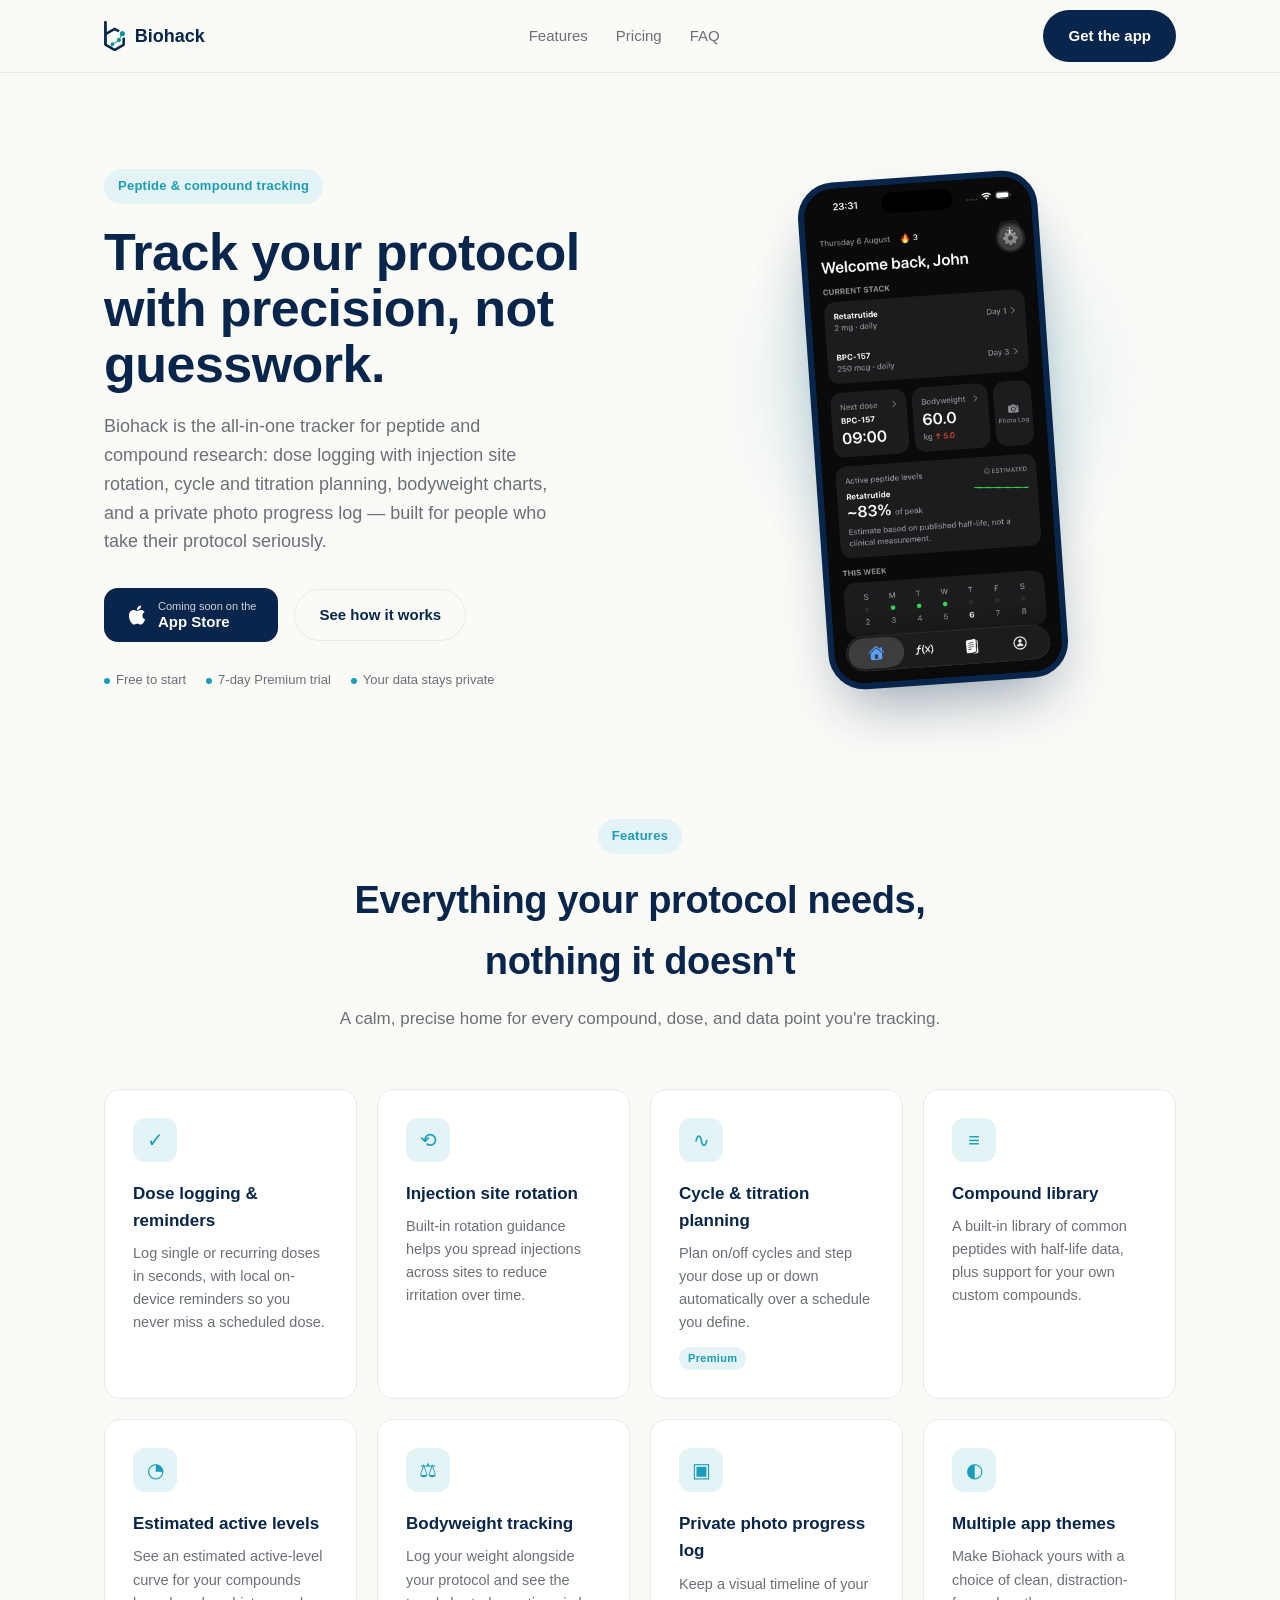
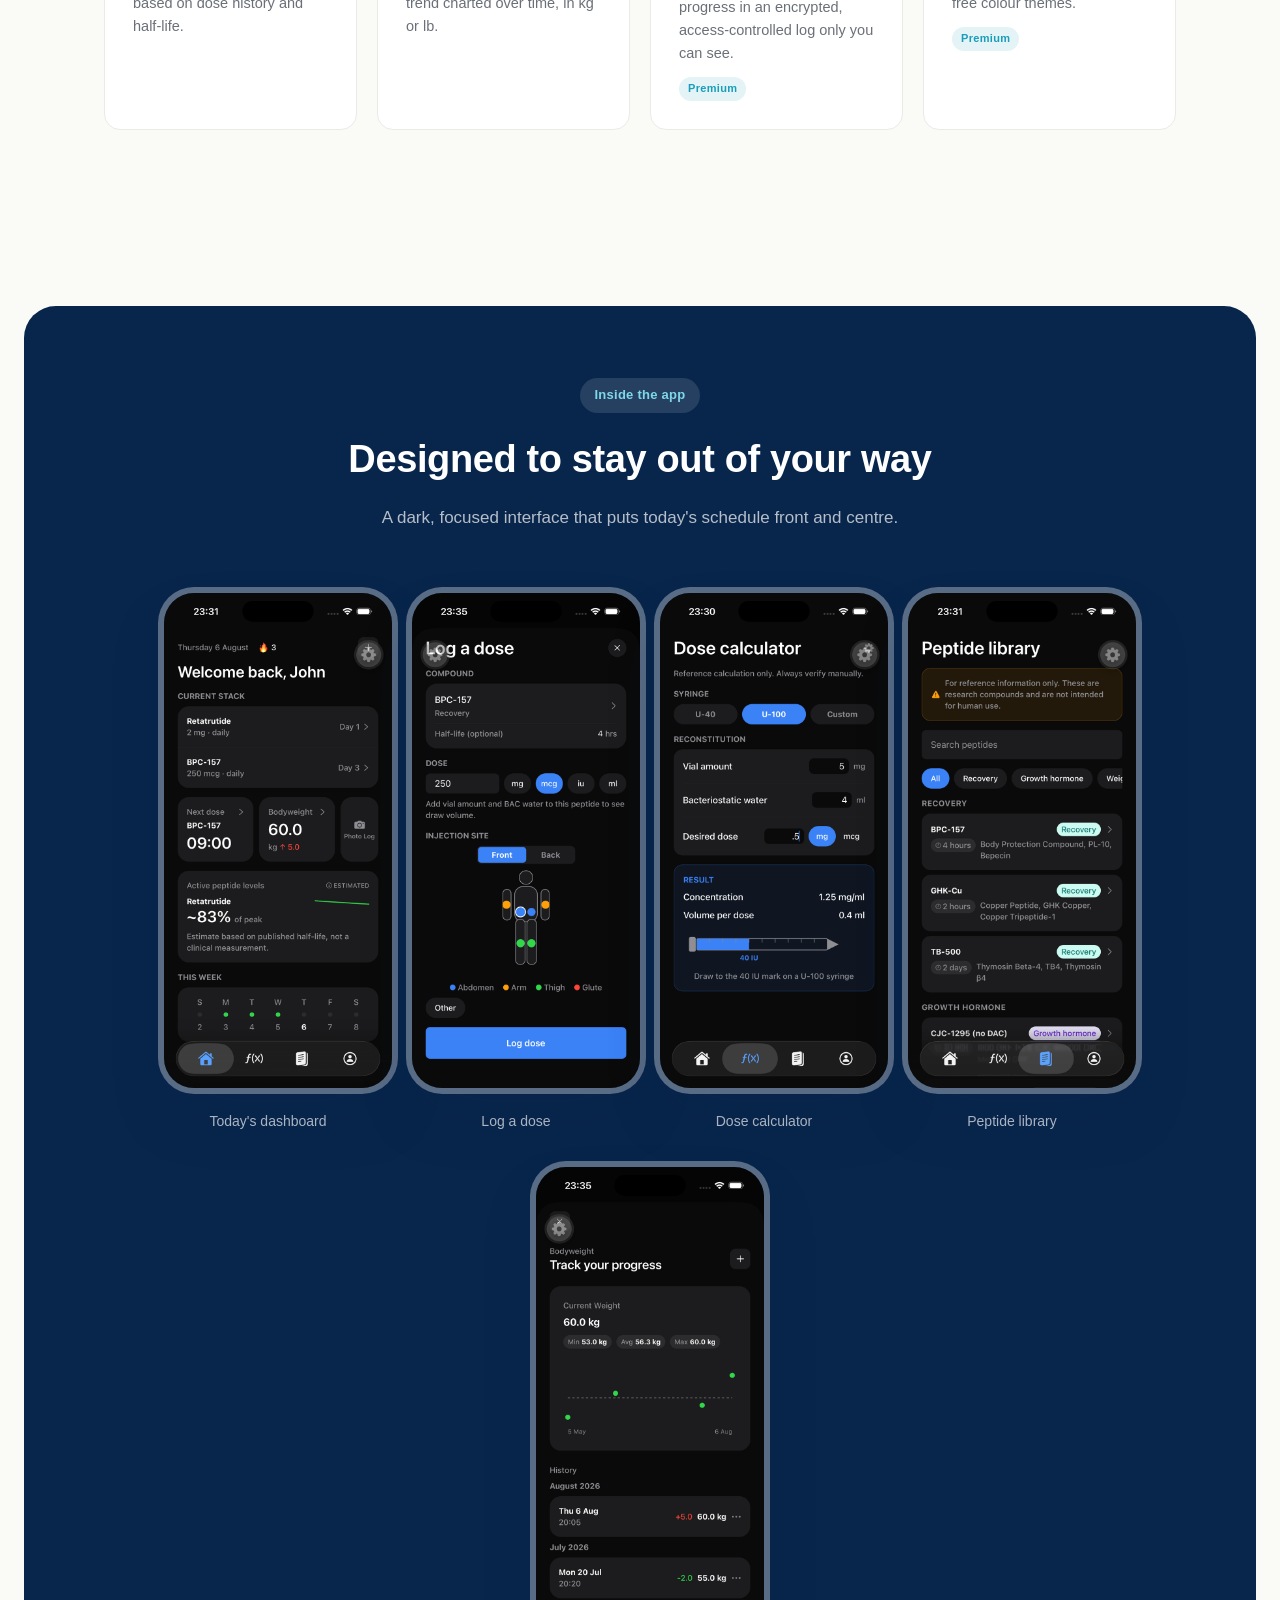
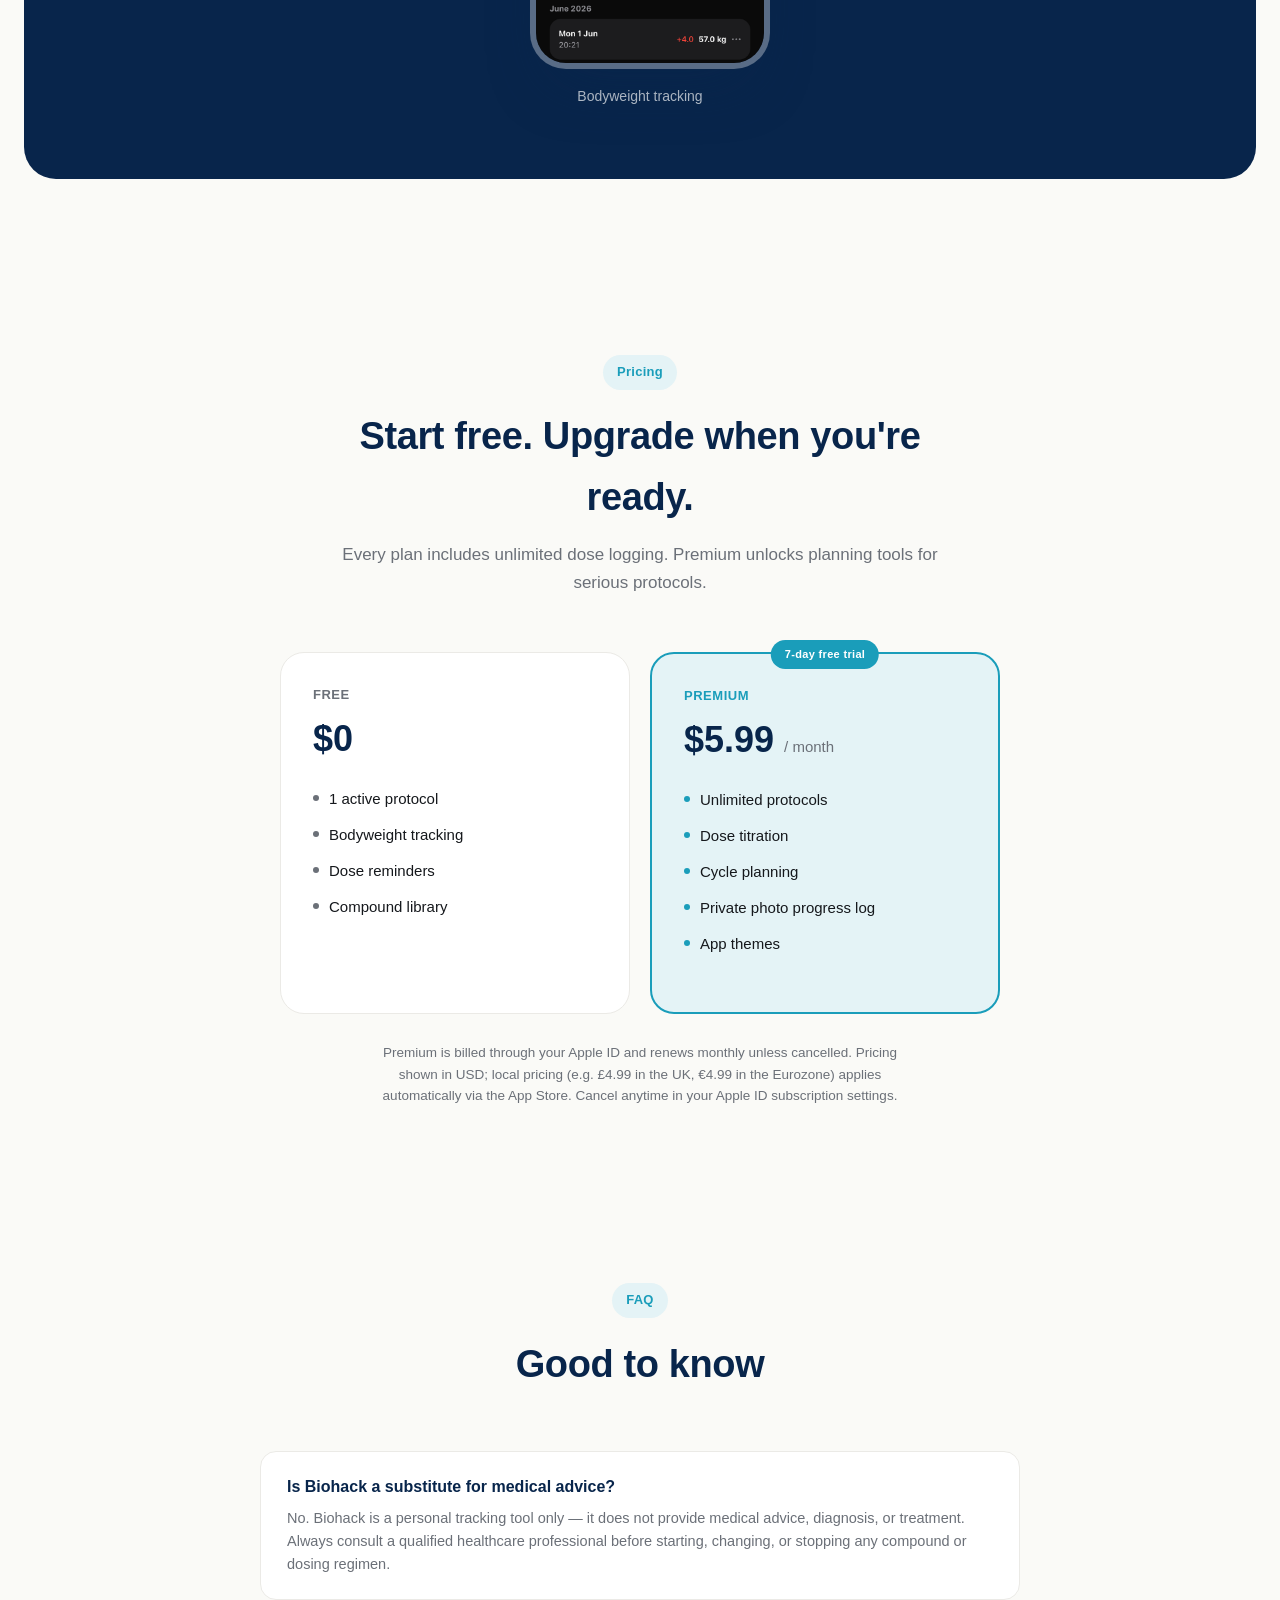
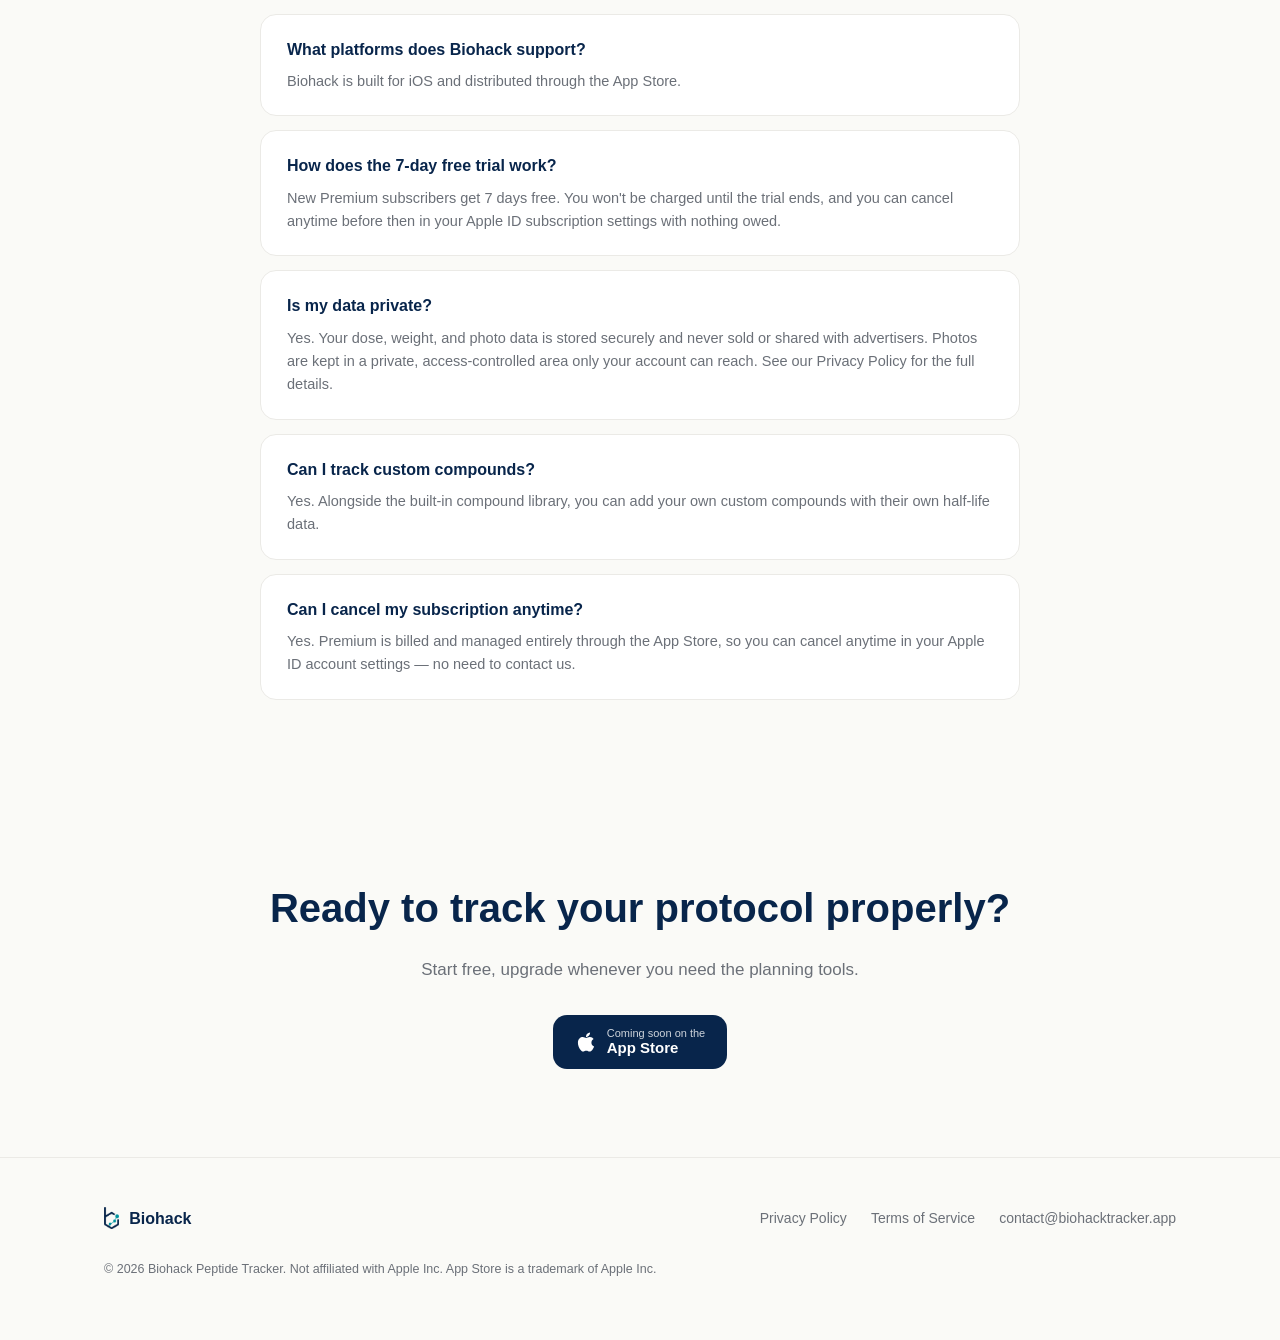
<file: index.html>
<!doctype html>
<html lang="en">
<head>
<meta charset="utf-8" />
<meta name="viewport" content="width=device-width, initial-scale=1" />
<title>Biohack — Peptide & Compound Dose Tracker for iOS</title>
<meta name="description" content="Biohack is the all-in-one peptide tracker: dose logging, injection site rotation, cycle & titration planning, bodyweight charts, and a private photo progress log. Free to start, on the App Store." />
<link rel="canonical" href="https://biohacktracker.app/" />
<link rel="icon" href="/assets/favicon-32.png" />
<link rel="apple-touch-icon" href="/assets/icon-1024.png" />
<link rel="stylesheet" href="/style.css" />

<meta property="og:type" content="website" />
<meta property="og:site_name" content="Biohack" />
<meta property="og:title" content="Biohack — Peptide & Compound Dose Tracker" />
<meta property="og:description" content="Log doses, plan cycles and titration, track bodyweight, and keep a private photo progress log — all in one peptide tracking app." />
<meta property="og:url" content="https://biohacktracker.app/" />
<meta property="og:image" content="https://biohacktracker.app/assets/icon-1024.png" />
<meta name="twitter:card" content="summary" />
<meta name="twitter:title" content="Biohack — Peptide & Compound Dose Tracker" />
<meta name="twitter:description" content="Log doses, plan cycles and titration, track bodyweight, and keep a private photo progress log — all in one peptide tracking app." />
<meta name="twitter:image" content="https://biohacktracker.app/assets/icon-1024.png" />

<script type="application/ld+json">
{
  "@context": "https://schema.org",
  "@type": "SoftwareApplication",
  "name": "Biohack Peptide Tracker",
  "url": "https://biohacktracker.app/",
  "applicationCategory": "HealthApplication",
  "operatingSystem": "iOS",
  "description": "Biohack is a peptide and compound dose tracker with reminders, cycle and titration planning, bodyweight tracking, and a private photo progress log.",
  "offers": [
    {
      "@type": "Offer",
      "name": "Free",
      "price": "0",
      "priceCurrency": "USD"
    },
    {
      "@type": "Offer",
      "name": "Premium",
      "price": "9.99",
      "priceCurrency": "USD",
      "priceSpecification": {
        "@type": "UnitPriceSpecification",
        "billingDuration": "P1M"
      }
    }
  ],
  "publisher": {
    "@type": "Person",
    "name": "Shummus Shah"
  }
}
</script>
</head>
<body>

<header class="site-header">
  <div class="container">
    <a class="brand" href="/">
      <img src="/assets/logo.png" alt="Biohack logo" />
      Biohack
    </a>
    <nav class="nav-links">
      <a href="#features">Features</a>
      <a href="#pricing">Pricing</a>
      <a href="#faq">FAQ</a>
    </nav>
    <a class="btn btn-primary nav-cta" href="#download">Get the app</a>
  </div>
</header>

<main>

<section class="hero">
  <div class="container">
    <div class="hero-copy">
      <span class="eyebrow">Peptide &amp; compound tracking</span>
      <h1>Track your protocol with precision, not guesswork.</h1>
      <p class="lede">
        Biohack is the all-in-one tracker for peptide and compound research: dose logging with
        injection site rotation, cycle and titration planning, bodyweight charts, and a private
        photo progress log — built for people who take their protocol seriously.
      </p>
      <div class="hero-ctas" id="download">
        <a class="store-badge" href="#">
          <svg class="glyph" width="22" height="22" viewBox="0 0 384 512" fill="currentColor" aria-hidden="true"><path d="M318.7 268.7c-.2-36.7 16.4-64.4 50-84.8-18.8-26.9-47.2-41.7-84.7-44.6-35.5-2.8-74.3 20.7-88.5 20.7-15 0-49.4-19.7-76.4-19.7C63.3 141 4 184.8 4 273.5q0 39.3 14.4 81.2c12.8 36.7 59 126.7 107.2 125.2 25.2-.6 43-17.9 75.8-17.9 31.8 0 48.3 17.9 76.4 17.9 48.6-.7 90.4-82.5 102.6-119.3-65.2-30.7-61.7-90-61.7-91.9zm-56.6-164.2c27.3-32.4 24.8-61.9 24-72.5-24.1 1.4-52 16.4-67.9 34.9-17.5 19.8-27.8 44.3-25.6 71.9 26.1 2 49.9-11.4 69.5-34.3z"/></svg>
          <span class="lines"><small>Coming soon on the</small><strong>App Store</strong></span>
        </a>
        <a class="btn btn-ghost" href="#features">See how it works</a>
      </div>
      <div class="hero-meta">
        <span><span class="dot"></span> Free to start</span>
        <span><span class="dot"></span> 7-day Premium trial</span>
        <span><span class="dot"></span> Your data stays private</span>
      </div>
    </div>
    <div class="hero-visual">
      <div class="glow"></div>
      <div class="phone phone-tilt">
        <img src="/assets/shot-dashboard.png" alt="Biohack dashboard screen showing today's schedule and current stack" />
      </div>
    </div>
  </div>
</section>

<section id="features">
  <div class="container">
    <div class="section-head">
      <span class="eyebrow">Features</span>
      <h2>Everything your protocol needs, nothing it doesn't</h2>
      <p>A calm, precise home for every compound, dose, and data point you're tracking.</p>
    </div>
    <div class="feature-grid">
      <div class="feature-card">
        <div class="feature-icon">✓</div>
        <h3>Dose logging &amp; reminders</h3>
        <p>Log single or recurring doses in seconds, with local on-device reminders so you never miss a scheduled dose.</p>
      </div>
      <div class="feature-card">
        <div class="feature-icon">⟲</div>
        <h3>Injection site rotation</h3>
        <p>Built-in rotation guidance helps you spread injections across sites to reduce irritation over time.</p>
      </div>
      <div class="feature-card">
        <div class="feature-icon">∿</div>
        <h3>Cycle &amp; titration planning</h3>
        <p>Plan on/off cycles and step your dose up or down automatically over a schedule you define.</p>
        <span class="badge">Premium</span>
      </div>
      <div class="feature-card">
        <div class="feature-icon">≡</div>
        <h3>Compound library</h3>
        <p>A built-in library of common peptides with half-life data, plus support for your own custom compounds.</p>
      </div>
      <div class="feature-card">
        <div class="feature-icon">◔</div>
        <h3>Estimated active levels</h3>
        <p>See an estimated active-level curve for your compounds based on dose history and half-life.</p>
      </div>
      <div class="feature-card">
        <div class="feature-icon">⚖</div>
        <h3>Bodyweight tracking</h3>
        <p>Log your weight alongside your protocol and see the trend charted over time, in kg or lb.</p>
      </div>
      <div class="feature-card">
        <div class="feature-icon">▣</div>
        <h3>Private photo progress log</h3>
        <p>Keep a visual timeline of your progress in an encrypted, access-controlled log only you can see.</p>
        <span class="badge">Premium</span>
      </div>
      <div class="feature-card">
        <div class="feature-icon">◐</div>
        <h3>Multiple app themes</h3>
        <p>Make Biohack yours with a choice of clean, distraction-free colour themes.</p>
        <span class="badge">Premium</span>
      </div>
    </div>
  </div>
</section>

<section>
  <div class="showcase">
    <div class="section-head">
      <span class="eyebrow">Inside the app</span>
      <h2>Designed to stay out of your way</h2>
      <p>A dark, focused interface that puts today's schedule front and centre.</p>
    </div>
    <div class="showcase-grid">
      <div class="showcase-item">
        <div class="phone"><img src="/assets/shot-dashboard.png" alt="Biohack home dashboard" /></div>
        <p>Today's dashboard</p>
      </div>
      <div class="showcase-item">
        <div class="phone"><img src="/assets/shot-singledose.png" alt="Logging a single dose with injection site picker in Biohack" /></div>
        <p>Log a dose</p>
      </div>
      <div class="showcase-item">
        <div class="phone"><img src="/assets/shot-calculator.png" alt="Reconstitution dose calculator in Biohack" /></div>
        <p>Dose calculator</p>
      </div>
      <div class="showcase-item">
        <div class="phone"><img src="/assets/shot-library.png" alt="Peptide library with half-life data in Biohack" /></div>
        <p>Peptide library</p>
      </div>
      <div class="showcase-item">
        <div class="phone"><img src="/assets/shot-bodyweight.png" alt="Bodyweight tracking chart in Biohack" /></div>
        <p>Bodyweight tracking</p>
      </div>
    </div>
  </div>
</section>

<section id="pricing">
  <div class="container">
    <div class="section-head">
      <span class="eyebrow">Pricing</span>
      <h2>Start free. Upgrade when you're ready.</h2>
      <p>Every plan includes unlimited dose logging. Premium unlocks planning tools for serious protocols.</p>
    </div>
    <div class="pricing-grid">
      <div class="price-card">
        <h3>Free</h3>
        <div class="price">$0</div>
        <ul>
          <li>1 active protocol</li>
          <li>Bodyweight tracking</li>
          <li>Dose reminders</li>
          <li>Compound library</li>
        </ul>
      </div>
      <div class="price-card featured">
        <span class="plan-badge">7-day free trial</span>
        <h3>Premium</h3>
        <div class="price">$5.99 <span>/ month</span></div>
        <ul>
          <li>Unlimited protocols</li>
          <li>Dose titration</li>
          <li>Cycle planning</li>
          <li>Private photo progress log</li>
          <li>App themes</li>
        </ul>
      </div>
    </div>
    <p class="price-note">
      Premium is billed through your Apple ID and renews monthly unless cancelled. Pricing shown in USD;
      local pricing (e.g. £4.99 in the UK, €4.99 in the Eurozone) applies automatically via the App Store.
      Cancel anytime in your Apple ID subscription settings.
    </p>
  </div>
</section>

<section id="faq">
  <div class="container">
    <div class="section-head">
      <span class="eyebrow">FAQ</span>
      <h2>Good to know</h2>
    </div>
    <div class="faq-list">
      <div class="faq-item">
        <h3>Is Biohack a substitute for medical advice?</h3>
        <p>No. Biohack is a personal tracking tool only — it does not provide medical advice, diagnosis, or treatment. Always consult a qualified healthcare professional before starting, changing, or stopping any compound or dosing regimen.</p>
      </div>
      <div class="faq-item">
        <h3>What platforms does Biohack support?</h3>
        <p>Biohack is built for iOS and distributed through the App Store.</p>
      </div>
      <div class="faq-item">
        <h3>How does the 7-day free trial work?</h3>
        <p>New Premium subscribers get 7 days free. You won't be charged until the trial ends, and you can cancel anytime before then in your Apple ID subscription settings with nothing owed.</p>
      </div>
      <div class="faq-item">
        <h3>Is my data private?</h3>
        <p>Yes. Your dose, weight, and photo data is stored securely and never sold or shared with advertisers. Photos are kept in a private, access-controlled area only your account can reach. See our <a href="/privacy.html">Privacy Policy</a> for the full details.</p>
      </div>
      <div class="faq-item">
        <h3>Can I track custom compounds?</h3>
        <p>Yes. Alongside the built-in compound library, you can add your own custom compounds with their own half-life data.</p>
      </div>
      <div class="faq-item">
        <h3>Can I cancel my subscription anytime?</h3>
        <p>Yes. Premium is billed and managed entirely through the App Store, so you can cancel anytime in your Apple ID account settings — no need to contact us.</p>
      </div>
    </div>
  </div>
</section>

<section class="final-cta">
  <div class="container">
    <h2>Ready to track your protocol properly?</h2>
    <p>Start free, upgrade whenever you need the planning tools.</p>
    <a class="store-badge" href="#">
      <svg class="glyph" width="22" height="22" viewBox="0 0 384 512" fill="currentColor" aria-hidden="true"><path d="M318.7 268.7c-.2-36.7 16.4-64.4 50-84.8-18.8-26.9-47.2-41.7-84.7-44.6-35.5-2.8-74.3 20.7-88.5 20.7-15 0-49.4-19.7-76.4-19.7C63.3 141 4 184.8 4 273.5q0 39.3 14.4 81.2c12.8 36.7 59 126.7 107.2 125.2 25.2-.6 43-17.9 75.8-17.9 31.8 0 48.3 17.9 76.4 17.9 48.6-.7 90.4-82.5 102.6-119.3-65.2-30.7-61.7-90-61.7-91.9zm-56.6-164.2c27.3-32.4 24.8-61.9 24-72.5-24.1 1.4-52 16.4-67.9 34.9-17.5 19.8-27.8 44.3-25.6 71.9 26.1 2 49.9-11.4 69.5-34.3z"/></svg>
      <span class="lines"><small>Coming soon on the</small><strong>App Store</strong></span>
    </a>
  </div>
</section>

</main>

<footer class="site-footer">
  <div class="container">
    <a class="footer-brand" href="/">
      <img src="/assets/logo.png" alt="Biohack logo" />
      Biohack
    </a>
    <nav class="footer-links">
      <a href="/privacy.html">Privacy Policy</a>
      <a href="/terms.html">Terms of Service</a>
      <a href="mailto:contact@biohacktracker.app">contact@biohacktracker.app</a>
    </nav>
    <p class="footer-meta">© 2026 Biohack Peptide Tracker. Not affiliated with Apple Inc. App Store is a trademark of Apple Inc.</p>
  </div>
</footer>

</body>
</html>
</file>
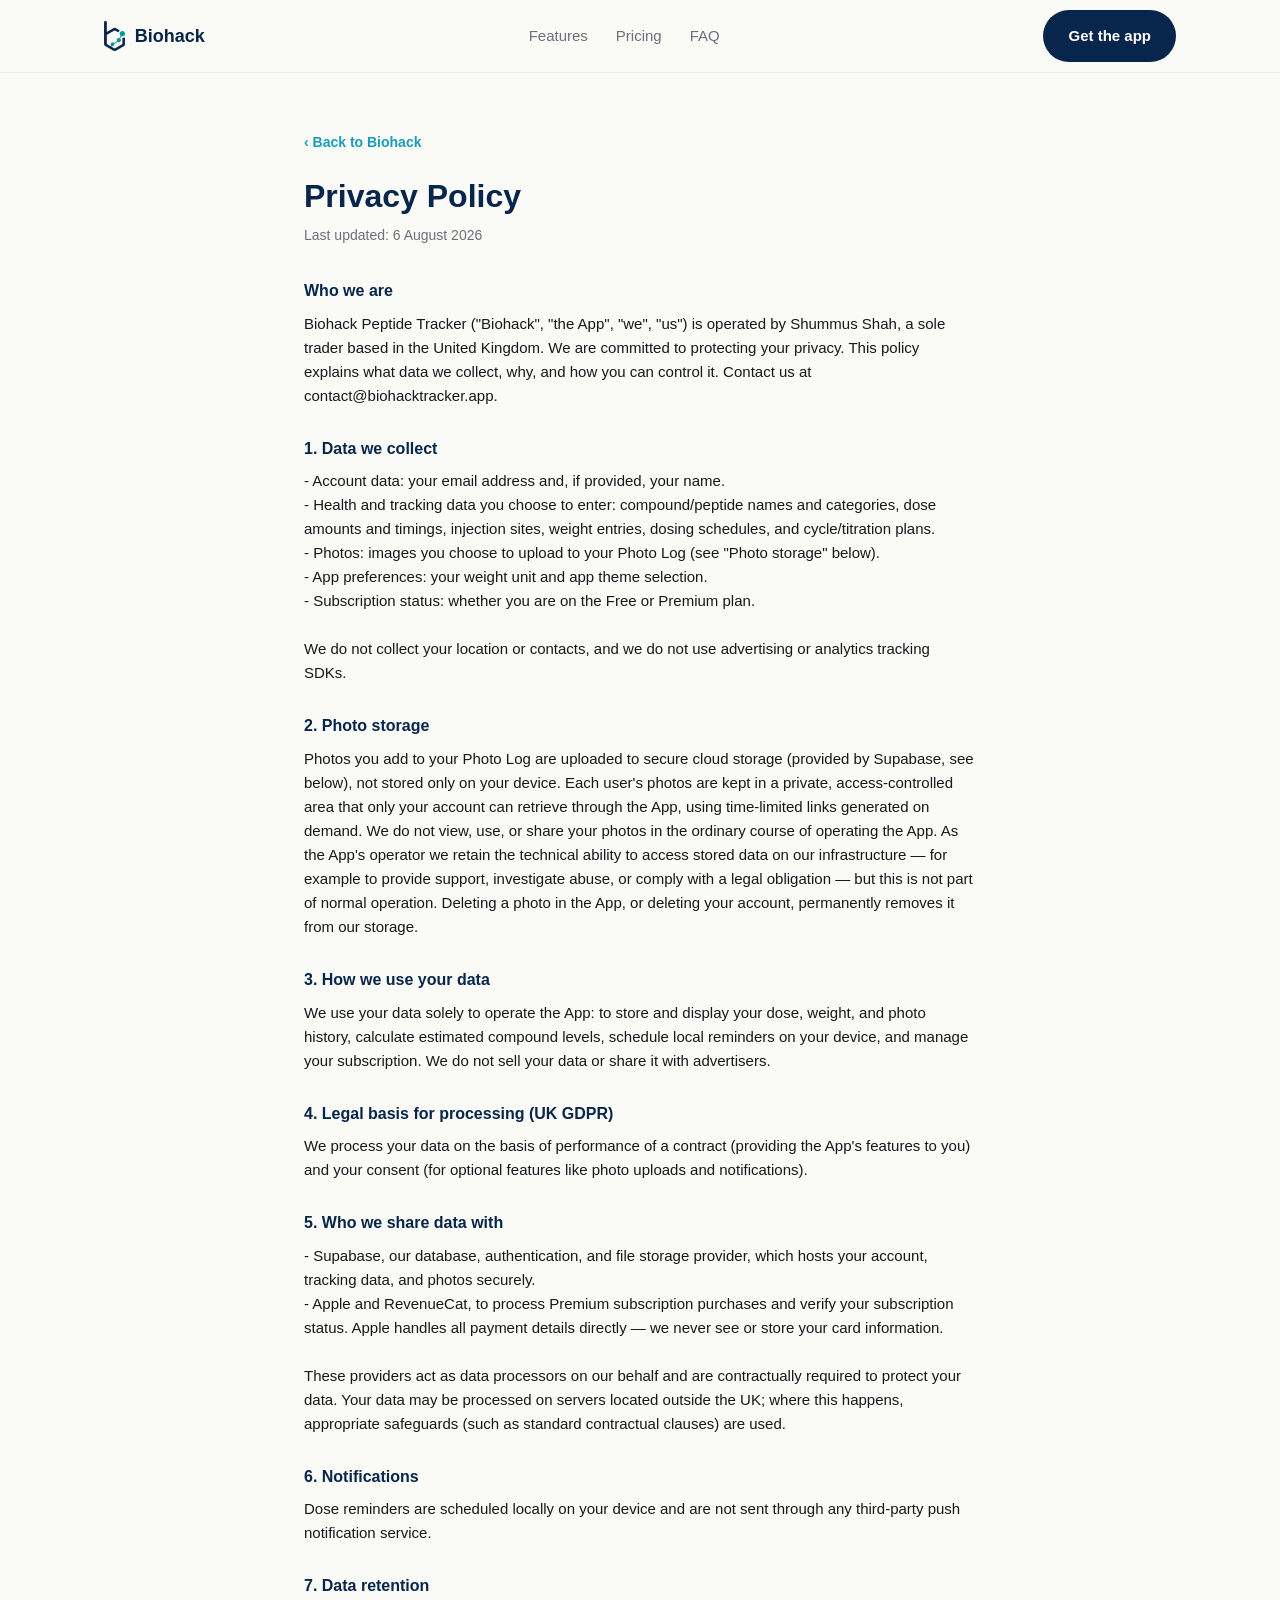
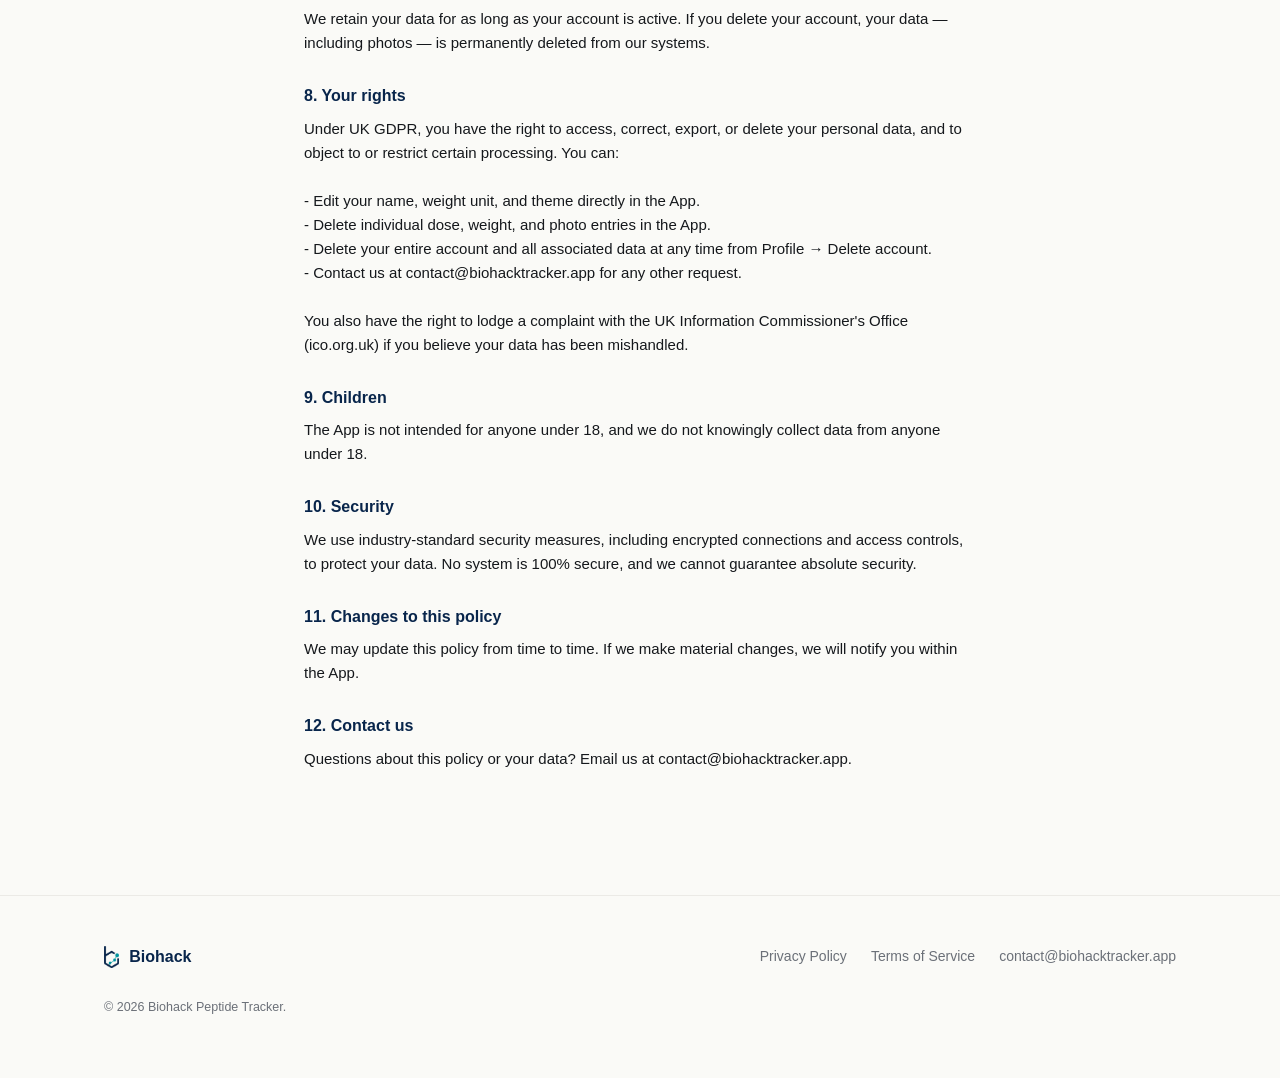
<file: privacy.html>
<!doctype html>
<html lang="en">
<head>
<meta charset="utf-8" />
<meta name="viewport" content="width=device-width, initial-scale=1" />
<title>Privacy Policy — Biohack Peptide Tracker</title>
<meta name="description" content="How Biohack Peptide Tracker collects, stores, and protects your data." />
<link rel="canonical" href="https://biohacktracker.app/privacy.html" />
<link rel="icon" href="/assets/favicon-32.png" />
<link rel="apple-touch-icon" href="/assets/icon-1024.png" />
<link rel="stylesheet" href="/style.css" />
</head>
<body>

<header class="site-header">
  <div class="container">
    <a class="brand" href="/">
      <img src="/assets/logo.png" alt="Biohack logo" />
      Biohack
    </a>
    <nav class="nav-links">
      <a href="/#features">Features</a>
      <a href="/#pricing">Pricing</a>
      <a href="/#faq">FAQ</a>
    </nav>
    <a class="btn btn-primary nav-cta" href="/#download">Get the app</a>
  </div>
</header>

<main class="legal-wrap">
  <a class="back-link" href="/">‹ Back to Biohack</a>
  <h1>Privacy Policy</h1>
  <p class="updated">Last updated: 6 August 2026</p>

  <section>
    <h2>Who we are</h2>
    <p>Biohack Peptide Tracker ("Biohack", "the App", "we", "us") is operated by Shummus Shah, a sole trader based in the United Kingdom. We are committed to protecting your privacy. This policy explains what data we collect, why, and how you can control it. Contact us at contact@biohacktracker.app.</p>
  </section>

  <section>
    <h2>1. Data we collect</h2>
    <p>- Account data: your email address and, if provided, your name.
- Health and tracking data you choose to enter: compound/peptide names and categories, dose amounts and timings, injection sites, weight entries, dosing schedules, and cycle/titration plans.
- Photos: images you choose to upload to your Photo Log (see "Photo storage" below).
- App preferences: your weight unit and app theme selection.
- Subscription status: whether you are on the Free or Premium plan.

We do not collect your location or contacts, and we do not use advertising or analytics tracking SDKs.</p>
  </section>

  <section>
    <h2>2. Photo storage</h2>
    <p>Photos you add to your Photo Log are uploaded to secure cloud storage (provided by Supabase, see below), not stored only on your device. Each user's photos are kept in a private, access-controlled area that only your account can retrieve through the App, using time-limited links generated on demand. We do not view, use, or share your photos in the ordinary course of operating the App. As the App's operator we retain the technical ability to access stored data on our infrastructure — for example to provide support, investigate abuse, or comply with a legal obligation — but this is not part of normal operation. Deleting a photo in the App, or deleting your account, permanently removes it from our storage.</p>
  </section>

  <section>
    <h2>3. How we use your data</h2>
    <p>We use your data solely to operate the App: to store and display your dose, weight, and photo history, calculate estimated compound levels, schedule local reminders on your device, and manage your subscription. We do not sell your data or share it with advertisers.</p>
  </section>

  <section>
    <h2>4. Legal basis for processing (UK GDPR)</h2>
    <p>We process your data on the basis of performance of a contract (providing the App's features to you) and your consent (for optional features like photo uploads and notifications).</p>
  </section>

  <section>
    <h2>5. Who we share data with</h2>
    <p>- Supabase, our database, authentication, and file storage provider, which hosts your account, tracking data, and photos securely.
- Apple and RevenueCat, to process Premium subscription purchases and verify your subscription status. Apple handles all payment details directly — we never see or store your card information.

These providers act as data processors on our behalf and are contractually required to protect your data. Your data may be processed on servers located outside the UK; where this happens, appropriate safeguards (such as standard contractual clauses) are used.</p>
  </section>

  <section>
    <h2>6. Notifications</h2>
    <p>Dose reminders are scheduled locally on your device and are not sent through any third-party push notification service.</p>
  </section>

  <section>
    <h2>7. Data retention</h2>
    <p>We retain your data for as long as your account is active. If you delete your account, your data — including photos — is permanently deleted from our systems.</p>
  </section>

  <section>
    <h2>8. Your rights</h2>
    <p>Under UK GDPR, you have the right to access, correct, export, or delete your personal data, and to object to or restrict certain processing. You can:

- Edit your name, weight unit, and theme directly in the App.
- Delete individual dose, weight, and photo entries in the App.
- Delete your entire account and all associated data at any time from Profile → Delete account.
- Contact us at contact@biohacktracker.app for any other request.

You also have the right to lodge a complaint with the UK Information Commissioner's Office (ico.org.uk) if you believe your data has been mishandled.</p>
  </section>

  <section>
    <h2>9. Children</h2>
    <p>The App is not intended for anyone under 18, and we do not knowingly collect data from anyone under 18.</p>
  </section>

  <section>
    <h2>10. Security</h2>
    <p>We use industry-standard security measures, including encrypted connections and access controls, to protect your data. No system is 100% secure, and we cannot guarantee absolute security.</p>
  </section>

  <section>
    <h2>11. Changes to this policy</h2>
    <p>We may update this policy from time to time. If we make material changes, we will notify you within the App.</p>
  </section>

  <section>
    <h2>12. Contact us</h2>
    <p>Questions about this policy or your data? Email us at contact@biohacktracker.app.</p>
  </section>
</main>

<footer class="site-footer">
  <div class="container">
    <a class="footer-brand" href="/">
      <img src="/assets/logo.png" alt="Biohack logo" />
      Biohack
    </a>
    <nav class="footer-links">
      <a href="/privacy.html">Privacy Policy</a>
      <a href="/terms.html">Terms of Service</a>
      <a href="mailto:contact@biohacktracker.app">contact@biohacktracker.app</a>
    </nav>
    <p class="footer-meta">© 2026 Biohack Peptide Tracker.</p>
  </div>
</footer>

</body>
</html>
</file>
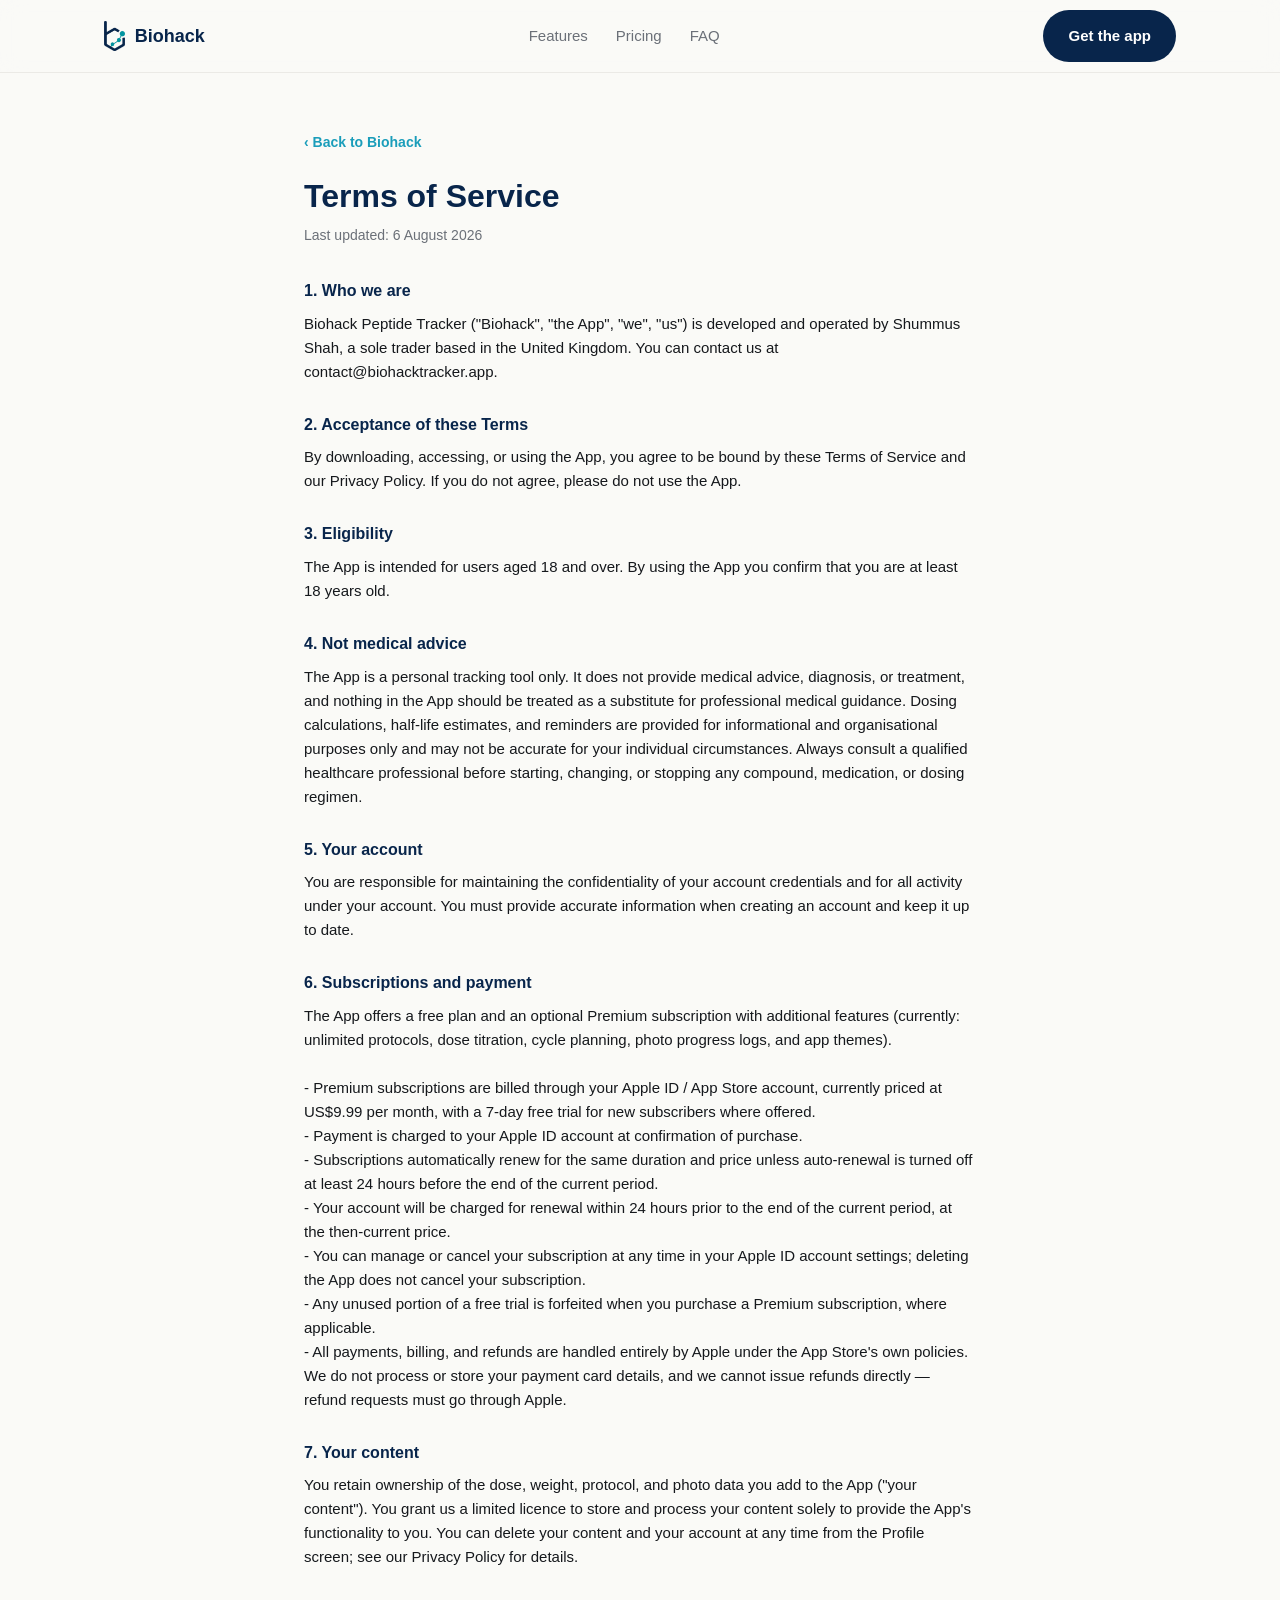
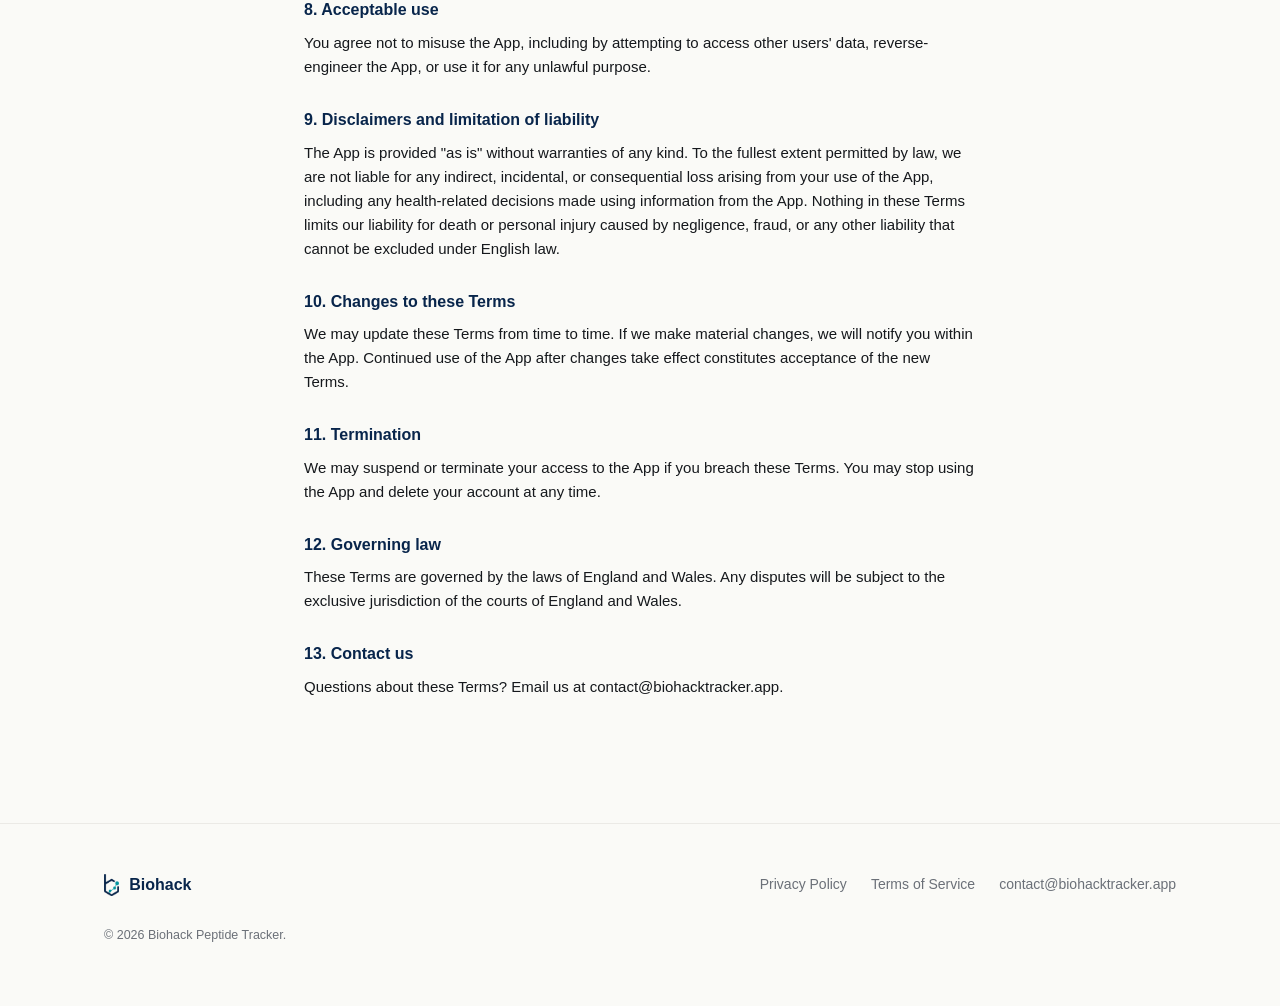
<file: terms.html>
<!doctype html>
<html lang="en">
<head>
<meta charset="utf-8" />
<meta name="viewport" content="width=device-width, initial-scale=1" />
<title>Terms of Service — Biohack Peptide Tracker</title>
<meta name="description" content="The terms that govern your use of Biohack Peptide Tracker, including subscription terms." />
<link rel="canonical" href="https://biohacktracker.app/terms.html" />
<link rel="icon" href="/assets/favicon-32.png" />
<link rel="apple-touch-icon" href="/assets/icon-1024.png" />
<link rel="stylesheet" href="/style.css" />
</head>
<body>

<header class="site-header">
  <div class="container">
    <a class="brand" href="/">
      <img src="/assets/logo.png" alt="Biohack logo" />
      Biohack
    </a>
    <nav class="nav-links">
      <a href="/#features">Features</a>
      <a href="/#pricing">Pricing</a>
      <a href="/#faq">FAQ</a>
    </nav>
    <a class="btn btn-primary nav-cta" href="/#download">Get the app</a>
  </div>
</header>

<main class="legal-wrap">
  <a class="back-link" href="/">‹ Back to Biohack</a>
  <h1>Terms of Service</h1>
  <p class="updated">Last updated: 6 August 2026</p>

  <section>
    <h2>1. Who we are</h2>
    <p>Biohack Peptide Tracker ("Biohack", "the App", "we", "us") is developed and operated by Shummus Shah, a sole trader based in the United Kingdom. You can contact us at contact@biohacktracker.app.</p>
  </section>

  <section>
    <h2>2. Acceptance of these Terms</h2>
    <p>By downloading, accessing, or using the App, you agree to be bound by these Terms of Service and our Privacy Policy. If you do not agree, please do not use the App.</p>
  </section>

  <section>
    <h2>3. Eligibility</h2>
    <p>The App is intended for users aged 18 and over. By using the App you confirm that you are at least 18 years old.</p>
  </section>

  <section>
    <h2>4. Not medical advice</h2>
    <p>The App is a personal tracking tool only. It does not provide medical advice, diagnosis, or treatment, and nothing in the App should be treated as a substitute for professional medical guidance. Dosing calculations, half-life estimates, and reminders are provided for informational and organisational purposes only and may not be accurate for your individual circumstances. Always consult a qualified healthcare professional before starting, changing, or stopping any compound, medication, or dosing regimen.</p>
  </section>

  <section>
    <h2>5. Your account</h2>
    <p>You are responsible for maintaining the confidentiality of your account credentials and for all activity under your account. You must provide accurate information when creating an account and keep it up to date.</p>
  </section>

  <section>
    <h2>6. Subscriptions and payment</h2>
    <p>The App offers a free plan and an optional Premium subscription with additional features (currently: unlimited protocols, dose titration, cycle planning, photo progress logs, and app themes).

- Premium subscriptions are billed through your Apple ID / App Store account, currently priced at US$9.99 per month, with a 7-day free trial for new subscribers where offered.
- Payment is charged to your Apple ID account at confirmation of purchase.
- Subscriptions automatically renew for the same duration and price unless auto-renewal is turned off at least 24 hours before the end of the current period.
- Your account will be charged for renewal within 24 hours prior to the end of the current period, at the then-current price.
- You can manage or cancel your subscription at any time in your Apple ID account settings; deleting the App does not cancel your subscription.
- Any unused portion of a free trial is forfeited when you purchase a Premium subscription, where applicable.
- All payments, billing, and refunds are handled entirely by Apple under the App Store's own policies. We do not process or store your payment card details, and we cannot issue refunds directly — refund requests must go through Apple.</p>
  </section>

  <section>
    <h2>7. Your content</h2>
    <p>You retain ownership of the dose, weight, protocol, and photo data you add to the App ("your content"). You grant us a limited licence to store and process your content solely to provide the App's functionality to you. You can delete your content and your account at any time from the Profile screen; see our Privacy Policy for details.</p>
  </section>

  <section>
    <h2>8. Acceptable use</h2>
    <p>You agree not to misuse the App, including by attempting to access other users' data, reverse-engineer the App, or use it for any unlawful purpose.</p>
  </section>

  <section>
    <h2>9. Disclaimers and limitation of liability</h2>
    <p>The App is provided "as is" without warranties of any kind. To the fullest extent permitted by law, we are not liable for any indirect, incidental, or consequential loss arising from your use of the App, including any health-related decisions made using information from the App. Nothing in these Terms limits our liability for death or personal injury caused by negligence, fraud, or any other liability that cannot be excluded under English law.</p>
  </section>

  <section>
    <h2>10. Changes to these Terms</h2>
    <p>We may update these Terms from time to time. If we make material changes, we will notify you within the App. Continued use of the App after changes take effect constitutes acceptance of the new Terms.</p>
  </section>

  <section>
    <h2>11. Termination</h2>
    <p>We may suspend or terminate your access to the App if you breach these Terms. You may stop using the App and delete your account at any time.</p>
  </section>

  <section>
    <h2>12. Governing law</h2>
    <p>These Terms are governed by the laws of England and Wales. Any disputes will be subject to the exclusive jurisdiction of the courts of England and Wales.</p>
  </section>

  <section>
    <h2>13. Contact us</h2>
    <p>Questions about these Terms? Email us at contact@biohacktracker.app.</p>
  </section>
</main>

<footer class="site-footer">
  <div class="container">
    <a class="footer-brand" href="/">
      <img src="/assets/logo.png" alt="Biohack logo" />
      Biohack
    </a>
    <nav class="footer-links">
      <a href="/privacy.html">Privacy Policy</a>
      <a href="/terms.html">Terms of Service</a>
      <a href="mailto:contact@biohacktracker.app">contact@biohacktracker.app</a>
    </nav>
    <p class="footer-meta">© 2026 Biohack Peptide Tracker.</p>
  </div>
</footer>

</body>
</html>
</file>
<file: style.css>
:root {
  --navy: #08254b;
  --navy-soft: #10335f;
  --bg: #fafaf7;
  --card: #ffffff;
  --border: #ebeae6;
  --text: #15181c;
  --text-secondary: #6b7078;
  --accent: #1a9dba;
  --accent-soft: #e4f3f6;
  --radius-lg: 24px;
  --radius-md: 16px;
  --radius-sm: 10px;
  --max: 1120px;
}

* {
  box-sizing: border-box;
}

html {
  scroll-behavior: smooth;
}

body {
  margin: 0;
  background: var(--bg);
  color: var(--text);
  font-family: -apple-system, BlinkMacSystemFont, "Segoe UI", Roboto, Helvetica, Arial, sans-serif;
  line-height: 1.6;
  -webkit-font-smoothing: antialiased;
}

img {
  max-width: 100%;
  display: block;
}

a {
  color: inherit;
  text-decoration: none;
}

.container {
  max-width: var(--max);
  margin: 0 auto;
  padding: 0 24px;
}

/* ---------- Header ---------- */

.site-header {
  position: sticky;
  top: 0;
  z-index: 40;
  background: rgba(250, 250, 247, 0.85);
  backdrop-filter: saturate(180%) blur(12px);
  border-bottom: 1px solid var(--border);
}

.site-header .container {
  display: flex;
  align-items: center;
  justify-content: space-between;
  height: 72px;
}

.brand {
  display: flex;
  align-items: center;
  gap: 10px;
  font-weight: 700;
  font-size: 18px;
  color: var(--navy);
}

.brand img {
  height: 26px;
  width: auto;
}

.nav-links {
  display: none;
  align-items: center;
  gap: 28px;
  font-size: 15px;
  font-weight: 500;
  color: var(--text-secondary);
}

.nav-links a:hover {
  color: var(--navy);
}

.nav-cta {
  display: inline-flex;
  padding: 10px 16px;
  font-size: 13.5px;
}

@media (min-width: 720px) {
  .nav-links {
    display: flex;
  }

  .brand img {
    height: 30px;
  }

  .nav-cta {
    padding: 13px 24px;
    font-size: 15px;
  }
}

/* ---------- Buttons ---------- */

.btn {
  display: inline-flex;
  align-items: center;
  justify-content: center;
  gap: 8px;
  padding: 13px 24px;
  border-radius: 999px;
  font-weight: 600;
  font-size: 15px;
  border: 1px solid transparent;
  cursor: pointer;
  white-space: nowrap;
}

.btn-primary {
  background: var(--navy);
  color: #ffffff;
}

.btn-primary:hover {
  background: var(--navy-soft);
}

.btn-ghost {
  background: transparent;
  color: var(--navy);
  border-color: var(--border);
}

.btn-ghost:hover {
  border-color: var(--navy);
}

.btn-lg {
  padding: 16px 30px;
  font-size: 16px;
}

.store-badge {
  display: inline-flex;
  align-items: center;
  gap: 10px;
  background: var(--navy);
  color: #fff;
  padding: 12px 22px;
  border-radius: 14px;
  font-weight: 600;
}

.store-badge .glyph {
  font-size: 22px;
  line-height: 1;
}

.store-badge .lines {
  display: flex;
  flex-direction: column;
  line-height: 1.15;
  text-align: left;
}

.store-badge .lines small {
  font-weight: 400;
  font-size: 11px;
  opacity: 0.8;
}

.store-badge .lines strong {
  font-size: 15px;
}

/* ---------- Hero ---------- */

.hero {
  padding: 72px 0 40px;
}

.hero .container {
  display: grid;
  grid-template-columns: 1fr;
  gap: 48px;
  align-items: center;
}

@media (min-width: 900px) {
  .hero .container {
    grid-template-columns: 1.05fr 0.95fr;
    padding-top: 24px;
  }
}

.eyebrow {
  display: inline-flex;
  align-items: center;
  gap: 8px;
  background: var(--accent-soft);
  color: var(--accent);
  font-weight: 700;
  font-size: 13px;
  letter-spacing: 0.02em;
  padding: 7px 14px;
  border-radius: 999px;
  margin-bottom: 20px;
}

.hero h1 {
  font-size: clamp(34px, 5vw, 52px);
  line-height: 1.08;
  margin: 0 0 20px;
  color: var(--navy);
  letter-spacing: -0.01em;
}

.hero .lede {
  font-size: 18px;
  color: var(--text-secondary);
  max-width: 46ch;
  margin: 0 0 32px;
}

.hero-ctas {
  display: flex;
  flex-wrap: wrap;
  align-items: center;
  gap: 16px;
  margin-bottom: 28px;
}

.hero-meta {
  display: flex;
  flex-wrap: wrap;
  gap: 20px;
  font-size: 13px;
  color: var(--text-secondary);
}

.hero-meta span {
  display: inline-flex;
  align-items: center;
  gap: 6px;
}

.hero-meta .dot {
  width: 6px;
  height: 6px;
  border-radius: 999px;
  background: var(--accent);
  display: inline-block;
}

.hero-visual {
  position: relative;
  display: flex;
  justify-content: center;
}

.hero-visual .glow {
  position: absolute;
  width: 420px;
  height: 420px;
  background: radial-gradient(circle, rgba(26, 157, 186, 0.22), transparent 70%);
  filter: blur(10px);
  z-index: 0;
}

.phone {
  position: relative;
  z-index: 1;
  width: 240px;
  border-radius: 36px;
  border: 6px solid var(--navy);
  background: var(--navy);
  box-shadow: 0 30px 60px -20px rgba(8, 37, 75, 0.45);
  overflow: hidden;
}

.phone.phone-tilt {
  transform: rotate(-4deg);
}

.phone img {
  display: block;
  width: 100%;
}

.phone-stack {
  display: flex;
  align-items: flex-end;
  gap: -40px;
}

.phone-stack .phone:nth-child(2) {
  margin-left: -64px;
  transform: rotate(5deg);
  width: 220px;
}

/* ---------- Sections ---------- */

section {
  padding: 88px 0;
}

.section-head {
  text-align: center;
  max-width: 640px;
  margin: 0 auto 56px;
}

.section-head .eyebrow {
  margin-bottom: 16px;
}

.section-head h2 {
  font-size: clamp(28px, 4vw, 38px);
  color: var(--navy);
  margin: 0 0 14px;
  letter-spacing: -0.01em;
}

.section-head p {
  color: var(--text-secondary);
  font-size: 17px;
  margin: 0;
}

/* ---------- Feature grid ---------- */

.feature-grid {
  display: grid;
  grid-template-columns: repeat(auto-fit, minmax(250px, 1fr));
  gap: 20px;
}

.feature-card {
  background: var(--card);
  border: 1px solid var(--border);
  border-radius: var(--radius-md);
  padding: 28px;
}

.feature-icon {
  width: 44px;
  height: 44px;
  border-radius: 12px;
  background: var(--accent-soft);
  color: var(--accent);
  display: flex;
  align-items: center;
  justify-content: center;
  font-size: 20px;
  margin-bottom: 18px;
}

.feature-card h3 {
  font-size: 17px;
  margin: 0 0 8px;
  color: var(--navy);
}

.feature-card p {
  margin: 0;
  color: var(--text-secondary);
  font-size: 14.5px;
}

.feature-card .badge {
  display: inline-block;
  margin-top: 12px;
  font-size: 11px;
  font-weight: 700;
  letter-spacing: 0.03em;
  color: var(--accent);
  background: var(--accent-soft);
  padding: 3px 9px;
  border-radius: 999px;
}

/* ---------- Showcase ---------- */

.showcase {
  background: var(--navy);
  color: #fff;
  border-radius: 32px;
  margin: 0 24px;
  padding: 72px 24px;
}

.showcase .section-head h2,
.showcase .section-head p {
  color: #fff;
}

.showcase .section-head p {
  color: rgba(255, 255, 255, 0.7);
}

.showcase .section-head .eyebrow {
  background: rgba(255, 255, 255, 0.12);
  color: #7fd8e8;
}

.showcase-grid {
  display: flex;
  flex-wrap: wrap;
  justify-content: center;
  gap: 28px;
}

.showcase-item {
  width: 220px;
  text-align: center;
}

.showcase-item .phone {
  border-color: rgba(255, 255, 255, 0.18);
  background: rgba(255, 255, 255, 0.18);
  margin: 0 auto 16px;
}

.showcase-item p {
  font-size: 14px;
  color: rgba(255, 255, 255, 0.75);
  margin: 0;
}

/* ---------- Pricing ---------- */

.pricing-grid {
  display: grid;
  grid-template-columns: 1fr;
  gap: 20px;
  max-width: 720px;
  margin: 0 auto;
}

@media (min-width: 680px) {
  .pricing-grid {
    grid-template-columns: 1fr 1fr;
  }
}

.price-card {
  background: var(--card);
  border: 1px solid var(--border);
  border-radius: var(--radius-lg);
  padding: 32px;
  position: relative;
}

.price-card.featured {
  border: 2px solid var(--accent);
  background: var(--accent-soft);
}

.price-card .plan-badge {
  position: absolute;
  top: -14px;
  left: 50%;
  transform: translateX(-50%);
  background: var(--accent);
  color: #fff;
  font-size: 11px;
  font-weight: 700;
  letter-spacing: 0.03em;
  padding: 6px 14px;
  border-radius: 999px;
  white-space: nowrap;
}

.price-card h3 {
  margin: 0 0 4px;
  font-size: 13px;
  font-weight: 700;
  letter-spacing: 0.04em;
  color: var(--text-secondary);
  text-transform: uppercase;
}

.price-card.featured h3 {
  color: var(--accent);
}

.price-card .price {
  font-size: 36px;
  font-weight: 800;
  color: var(--navy);
  margin: 4px 0 20px;
}

.price-card .price span {
  font-size: 15px;
  font-weight: 500;
  color: var(--text-secondary);
}

.price-card ul {
  list-style: none;
  margin: 0 0 24px;
  padding: 0;
  display: flex;
  flex-direction: column;
  gap: 12px;
}

.price-card li {
  display: flex;
  align-items: flex-start;
  gap: 10px;
  font-size: 15px;
  color: var(--text);
}

.price-card li::before {
  content: "";
  width: 6px;
  height: 6px;
  border-radius: 999px;
  background: var(--text-secondary);
  margin-top: 8px;
  flex-shrink: 0;
}

.price-card.featured li::before {
  background: var(--accent);
}

.price-note {
  text-align: center;
  color: var(--text-secondary);
  font-size: 13.5px;
  margin: 28px auto 0;
  max-width: 520px;
}

/* ---------- FAQ ---------- */

.faq-list {
  max-width: 760px;
  margin: 0 auto;
  display: flex;
  flex-direction: column;
  gap: 14px;
}

.faq-item {
  background: var(--card);
  border: 1px solid var(--border);
  border-radius: var(--radius-md);
  padding: 22px 26px;
}

.faq-item h3 {
  margin: 0 0 8px;
  font-size: 16px;
  color: var(--navy);
}

.faq-item p {
  margin: 0;
  color: var(--text-secondary);
  font-size: 14.5px;
}

/* ---------- Final CTA ---------- */

.final-cta {
  text-align: center;
}

.final-cta h2 {
  font-size: clamp(28px, 4vw, 40px);
  color: var(--navy);
  margin: 0 0 16px;
}

.final-cta p {
  color: var(--text-secondary);
  font-size: 17px;
  max-width: 520px;
  margin: 0 auto 32px;
}

/* ---------- Footer ---------- */

.site-footer {
  border-top: 1px solid var(--border);
  padding: 48px 0;
}

.site-footer .container {
  display: flex;
  flex-wrap: wrap;
  align-items: center;
  justify-content: space-between;
  gap: 20px;
}

.footer-brand {
  display: flex;
  align-items: center;
  gap: 10px;
  color: var(--navy);
  font-weight: 700;
}

.footer-brand img {
  height: 22px;
}

.footer-links {
  display: flex;
  flex-wrap: wrap;
  gap: 24px;
  font-size: 14px;
  color: var(--text-secondary);
}

.footer-links a:hover {
  color: var(--navy);
}

.footer-meta {
  width: 100%;
  font-size: 12.5px;
  color: var(--text-secondary);
  margin-top: 8px;
}

/* ---------- Legal pages ---------- */

.legal-wrap {
  max-width: 720px;
  margin: 0 auto;
  padding: 56px 24px 96px;
}

.legal-wrap h1 {
  font-size: 32px;
  line-height: 1.2;
  margin: 0 0 8px;
  color: var(--navy);
}

.legal-wrap .updated {
  color: var(--text-secondary);
  font-size: 14px;
  margin: 0 0 32px;
}

.legal-wrap section {
  padding: 0;
  margin-bottom: 28px;
}

.legal-wrap h2 {
  font-size: 16px;
  margin: 0 0 8px;
  color: var(--navy);
}

.legal-wrap p {
  margin: 0 0 12px;
  white-space: pre-line;
  color: var(--text);
  font-size: 15px;
}

.legal-wrap p:last-child {
  margin-bottom: 0;
}

.back-link {
  display: inline-block;
  margin-bottom: 24px;
  font-size: 14px;
  color: var(--accent);
  font-weight: 600;
}
</file>
